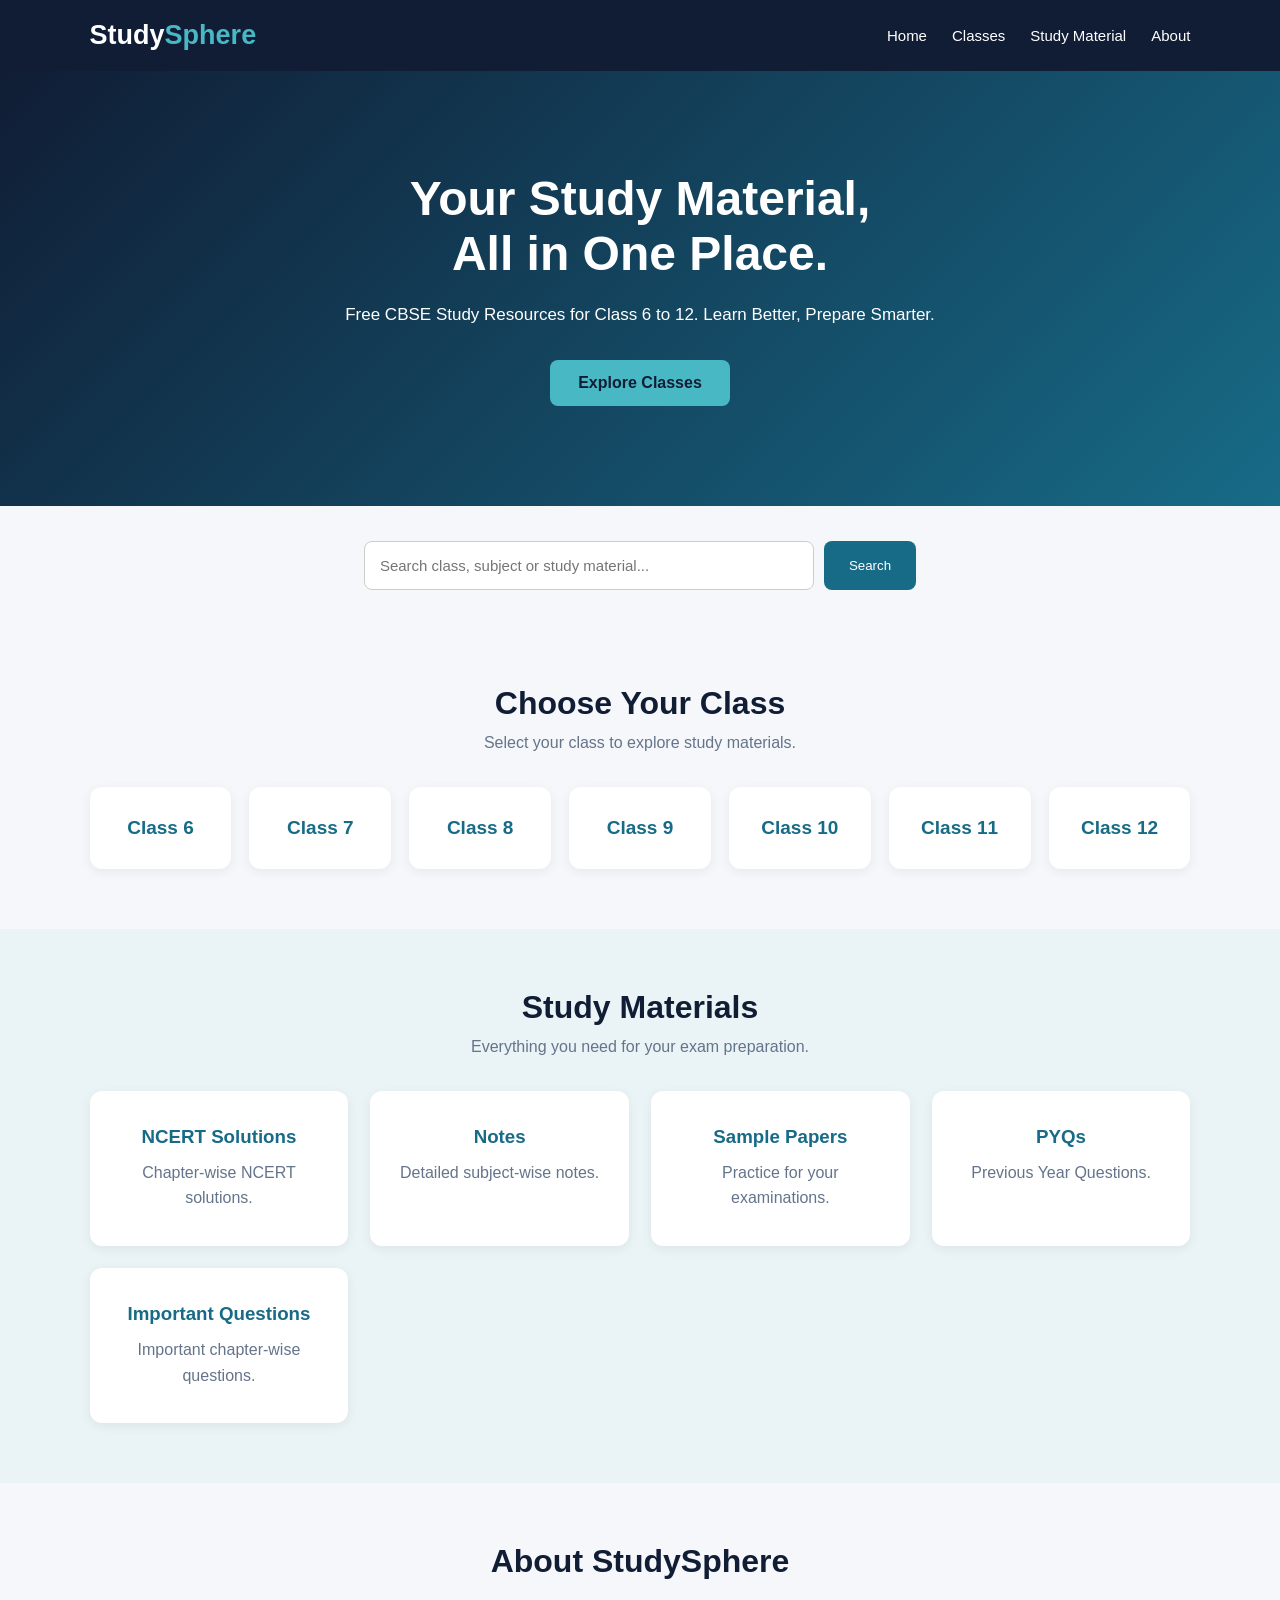
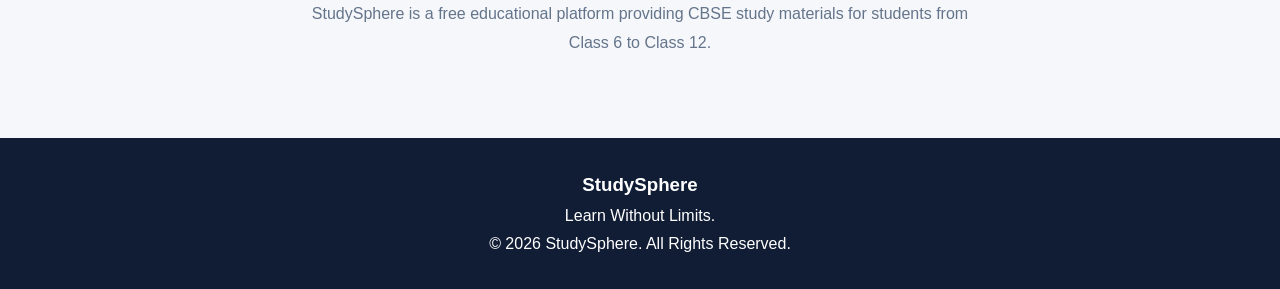
<file: index.html>
<!DOCTYPE html>
<html lang="en">
<head>
    <meta charset="UTF-8">
    <meta name="viewport" content="width=device-width, initial-scale=1.0">
    <title>StudySphere | Learn Without Limits</title>
    <link rel="stylesheet" href="style.css">
</head>

<body>

    <!-- Navbar -->
    <header class="navbar">
        <div class="logo">Study<span>Sphere</span></div>

        <nav>
            <a href="#home">Home</a>
            <a href="#classes">Classes</a>
            <a href="#materials">Study Material</a>
            <a href="#about">About</a>
        </nav>
    </header>

    <!-- Hero Section -->
    <section class="hero" id="home">
        <h1>Your Study Material,<br>All in One Place.</h1>

        <p>
            Free CBSE Study Resources for Class 6 to 12.
            Learn Better, Prepare Smarter.
        </p>

        <a href="#classes" class="main-btn">
            Explore Classes
        </a>
    </section>

    <!-- Search Section -->
    <section class="search-section">
        <input
            type="text"
            id="searchInput"
            placeholder="Search class, subject or study material..."
        >
        <button onclick="searchMaterial()">Search</button>
    </section>

    <!-- Classes Section -->
    <section class="section" id="classes">
        <h2>Choose Your Class</h2>
        <p>Select your class to explore study materials.</p>

        <div class="class-container">
            <a href="#" class="class-card">Class 6</a>
            <a href="#" class="class-card">Class 7</a>
            <a href="#" class="class-card">Class 8</a>
            <a href="#" class="class-card">Class 9</a>
            <a href="classes/class10.html" class="class-card">Class 10</a>
            <a href="#" class="class-card">Class 11</a>
            <a href="#" class="class-card">Class 12</a>
        </div>
    </section>

    <!-- Study Material -->
    <section class="section materials" id="materials">
        <h2>Study Materials</h2>
        <p>Everything you need for your exam preparation.</p>

        <div class="material-container">

            <div class="material-card">
                <h3>NCERT Solutions</h3>
                <p>Chapter-wise NCERT solutions.</p>
            </div>

            <div class="material-card">
                <h3>Notes</h3>
                <p>Detailed subject-wise notes.</p>
            </div>

            <div class="material-card">
                <h3>Sample Papers</h3>
                <p>Practice for your examinations.</p>
            </div>

            <div class="material-card">
                <h3>PYQs</h3>
                <p>Previous Year Questions.</p>
            </div>

            <div class="material-card">
                <h3>Important Questions</h3>
                <p>Important chapter-wise questions.</p>
            </div>

        </div>
    </section>

    <!-- About Section -->
    <section class="section about" id="about">
        <h2>About StudySphere</h2>
        <p>
            StudySphere is a free educational platform
            providing CBSE study materials for students
            from Class 6 to Class 12.
        </p>
    </section>

    <!-- Footer -->
    <footer>
        <h3>StudySphere</h3>
        <p>Learn Without Limits.</p>
        <p>© 2026 StudySphere. All Rights Reserved.</p>
    </footer>

    <script src="script.js"></script>

</body>
</html>
</file>
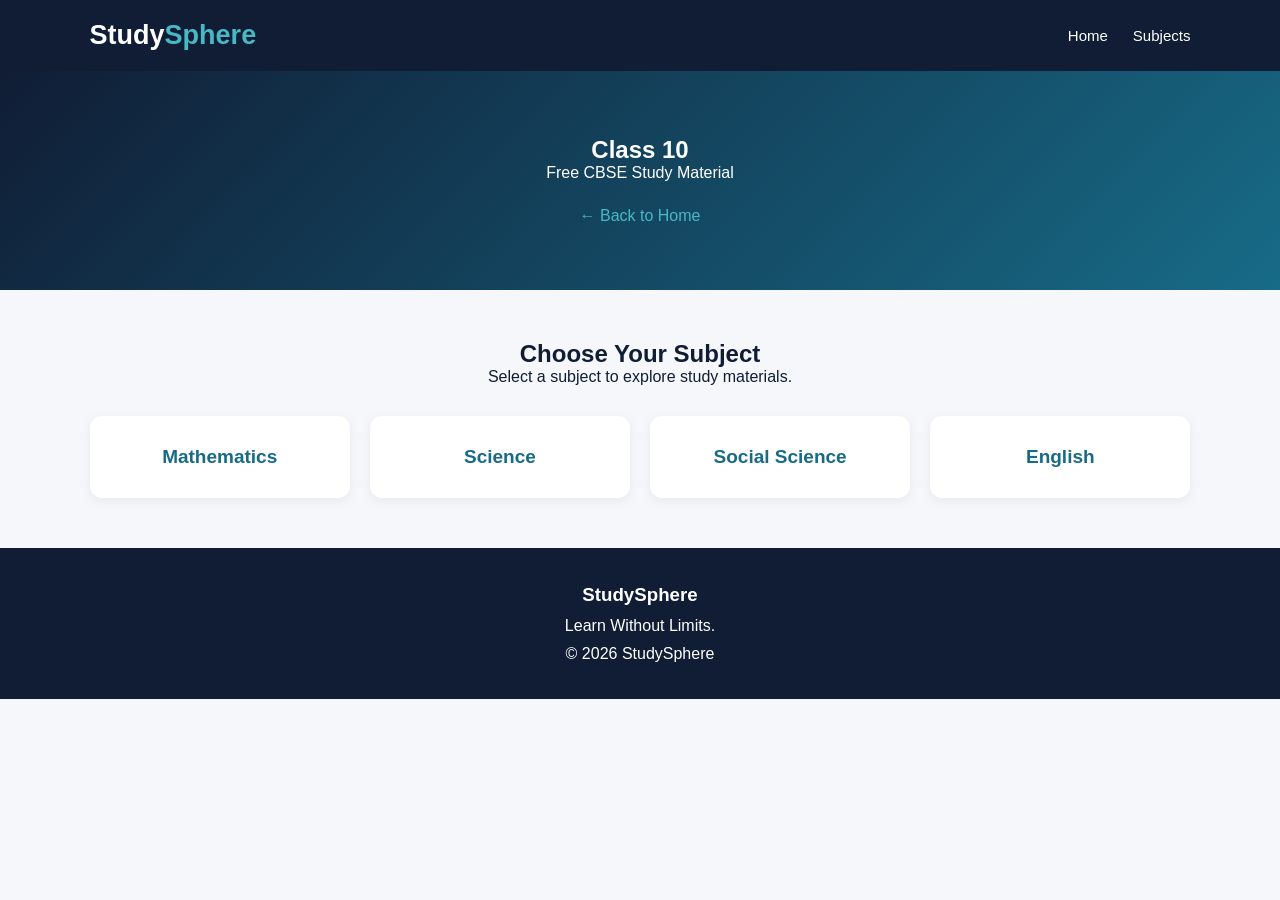
<file: classes/class10.html>
<!DOCTYPE html>
<html lang="en">
<head>
    <meta charset="UTF-8">
    <meta name="viewport" content="width=device-width, initial-scale=1.0">
    <title>Class 10 | StudySphere</title>
    <link rel="stylesheet" href="../style.css">

    <style>
        .class-hero {
            background: linear-gradient(135deg, #101D35, #176B87);
            color: white;
            text-align: center;
            padding: 65px 20px;
        }

        .subjects {
            padding: 50px 7%;
            text-align: center;
        }

        .subject-grid {
            display: grid;
            grid-template-columns: repeat(auto-fit, minmax(200px, 1fr));
            gap: 20px;
            margin-top: 30px;
        }

        .subject-card {
            background: white;
            padding: 30px;
            border-radius: 12px;
            box-shadow: 0 3px 12px #00000010;
            text-decoration: none;
            color: #176B87;
            font-size: 19px;
            font-weight: bold;
        }

        .subject-card:hover {
            background: #176B87;
            color: white;
        }

        .back-link {
            display: inline-block;
            margin-top: 25px;
            color: #48B8C5;
            text-decoration: none;
        }
    </style>
</head>

<body>

    <header class="navbar">
        <div class="logo">Study<span>Sphere</span></div>
        <nav>
            <a href="../index.html">Home</a>
            <a href="#subjects">Subjects</a>
        </nav>
    </header>

    <section class="class-hero">
        <h1>Class 10</h1>
        <p>Free CBSE Study Material</p>
        <a href="../index.html" class="back-link">
            ← Back to Home
        </a>
    </section>

    <section class="subjects" id="subjects">
        <h2>Choose Your Subject</h2>
        <p>Select a subject to explore study materials.</p>

        <div class="subject-grid">

            <a href="maths10.html" class="subject-card">
                Mathematics
            </a>

            <a href="science10.html" class="subject-card">
                Science
            </a>
               
            <a href="sst10.html" class="subject-card">
                Social Science
            </a>

            <a href="#" class="subject-card">
                English
            </a>

        </div>
    </section>

    <footer>
        <h3>StudySphere</h3>
        <p>Learn Without Limits.</p>
        <p>© 2026 StudySphere</p>
    </footer>

</body>
</html>
</file>
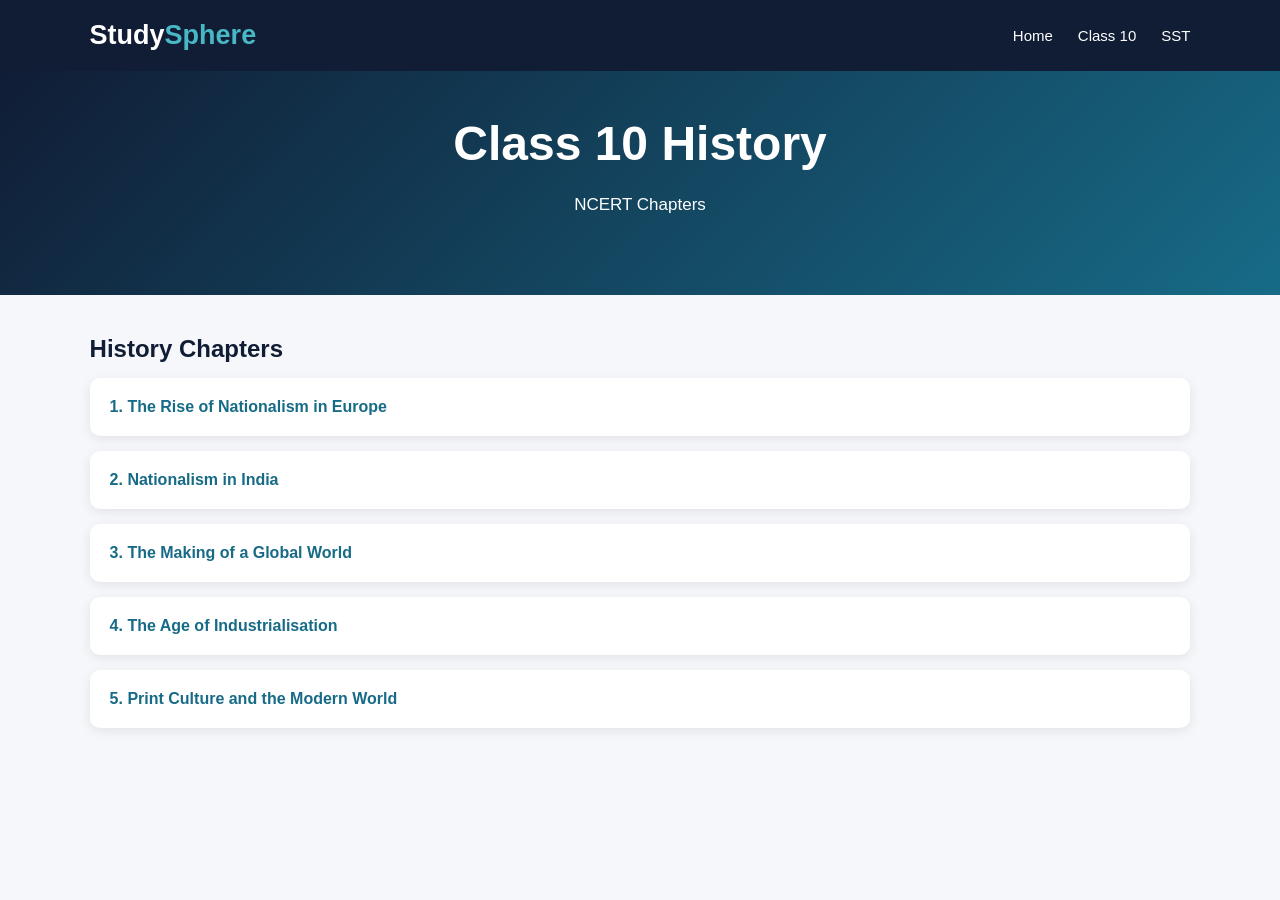
<file: classes/history10.html>
<!DOCTYPE html>
<html lang="en">
<head>
<meta charset="UTF-8">
<meta name="viewport" content="width=device-width, initial-scale=1.0">
<title>History | StudySphere</title>
<link rel="stylesheet" href="../style.css">
<style>
.hero {
    background: linear-gradient(135deg,#101D35,#176B87);
    color: white;
    text-align: center;
    padding: 45px 20px;
}
.chapters {
    padding: 40px 7%;
}
.chapter {
    background: white;
    padding: 20px;
    margin: 15px 0;
    border-radius: 10px;
    box-shadow: 0 3px 12px #00000015;
    color: #176B87;
    font-weight: bold;
}
</style>
</head>
<body>

<header class="navbar">
<div class="logo">Study<span>Sphere</span></div>
<nav>
<a href="../index.html">Home</a>
<a href="class10.html">Class 10</a>
<a href="sst10.html">SST</a>
</nav>
</header>

<section class="hero">
<h1>Class 10 History</h1>
<p>NCERT Chapters</p>
</section>

<section class="chapters">
<h2>History Chapters</h2>

<div class="chapter">1. The Rise of Nationalism in Europe</div>
<div class="chapter">2. Nationalism in India</div>
<div class="chapter">3. The Making of a Global World</div>
<div class="chapter">4. The Age of Industrialisation</div>
<div class="chapter">5. Print Culture and the Modern World</div>

</section>

</body>
</html>
</file>
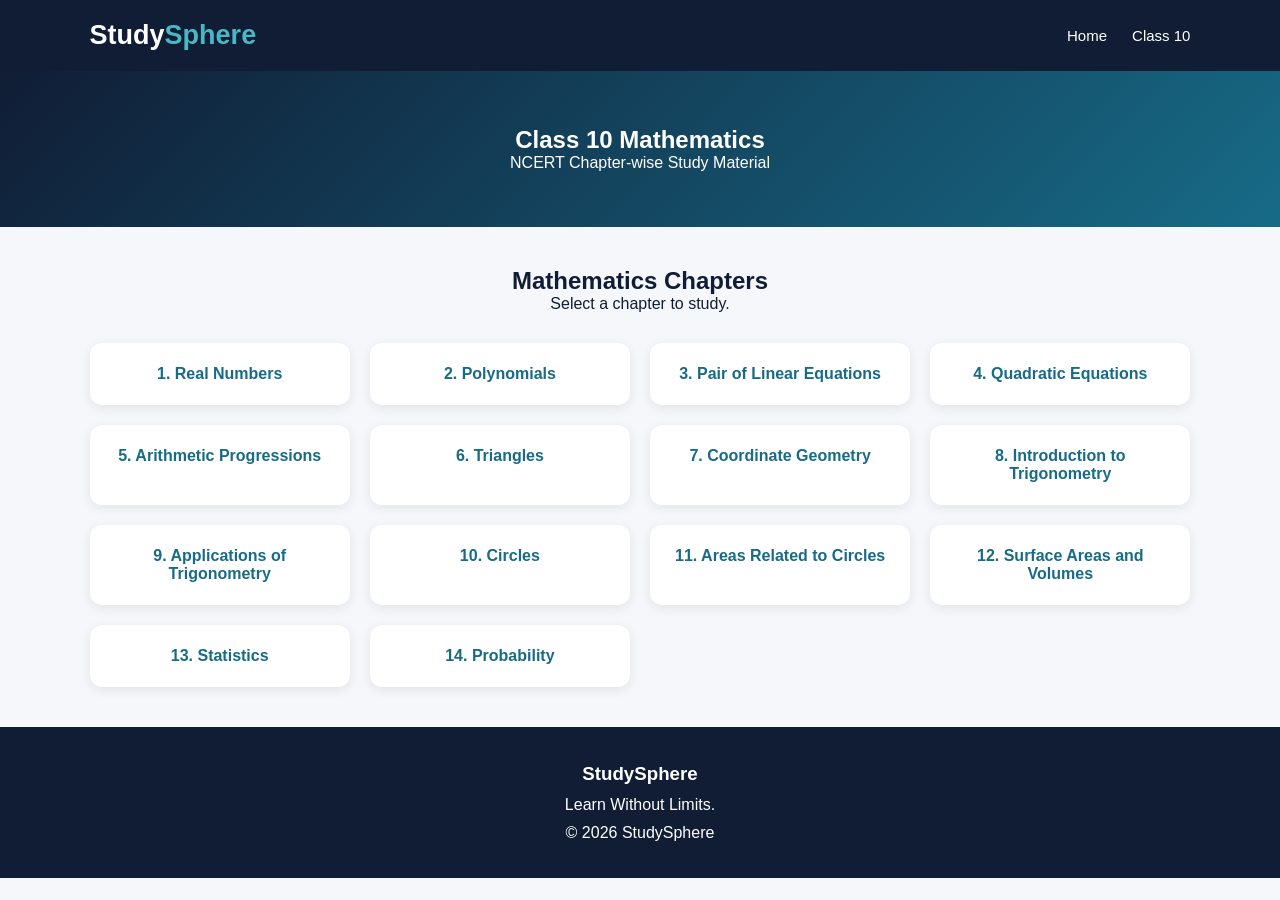
<file: classes/maths10.html>
<!DOCTYPE html>
<html lang="en">
<head>
    <meta charset="UTF-8">
    <meta name="viewport" content="width=device-width, initial-scale=1.0">
    <title>Class 10 Mathematics | StudySphere</title>
    <link rel="stylesheet" href="../style.css">
    <style>
        .math-hero {
            background: linear-gradient(135deg, #101D35, #176B87);
            color: white;
            text-align: center;
            padding: 55px 20px;
        }

        .chapters {
            padding: 40px 7%;
            text-align: center;
        }

        .chapter-grid {
            display: grid;
            grid-template-columns: repeat(auto-fit, minmax(220px, 1fr));
            gap: 20px;
            margin-top: 30px;
        }

        .chapter-card {
            background: white;
            padding: 22px;
            border-radius: 12px;
            box-shadow: 0 3px 12px #00000015;
            text-decoration: none;
            color: #176B87;
            font-weight: bold;
        }

        .chapter-card:hover {
            background: #176B87;
            color: white;
        }
    </style>
</head>
<body>

<header class="navbar">
    <div class="logo">Study<span>Sphere</span></div>
    <nav>
        <a href="../index.html">Home</a>
        <a href="class10.html">Class 10</a>
    </nav>
</header>

<section class="math-hero">
    <h1>Class 10 Mathematics</h1>
    <p>NCERT Chapter-wise Study Material</p>
</section>

<section class="chapters">
    <h2>Mathematics Chapters</h2>
    <p>Select a chapter to study.</p>

    <div class="chapter-grid">
        <a href="#" class="chapter-card">1. Real Numbers</a>
        <a href="#" class="chapter-card">2. Polynomials</a>
        <a href="#" class="chapter-card">3. Pair of Linear Equations</a>
        <a href="#" class="chapter-card">4. Quadratic Equations</a>
        <a href="#" class="chapter-card">5. Arithmetic Progressions</a>
        <a href="#" class="chapter-card">6. Triangles</a>
        <a href="#" class="chapter-card">7. Coordinate Geometry</a>
        <a href="#" class="chapter-card">8. Introduction to Trigonometry</a>
        <a href="#" class="chapter-card">9. Applications of Trigonometry</a>
        <a href="#" class="chapter-card">10. Circles</a>
        <a href="#" class="chapter-card">11. Areas Related to Circles</a>
        <a href="#" class="chapter-card">12. Surface Areas and Volumes</a>
        <a href="#" class="chapter-card">13. Statistics</a>
        <a href="#" class="chapter-card">14. Probability</a>
    </div>
</section>

<footer>
    <h3>StudySphere</h3>
    <p>Learn Without Limits.</p>
    <p>© 2026 StudySphere</p>
</footer>

</body>
</html>
</file>
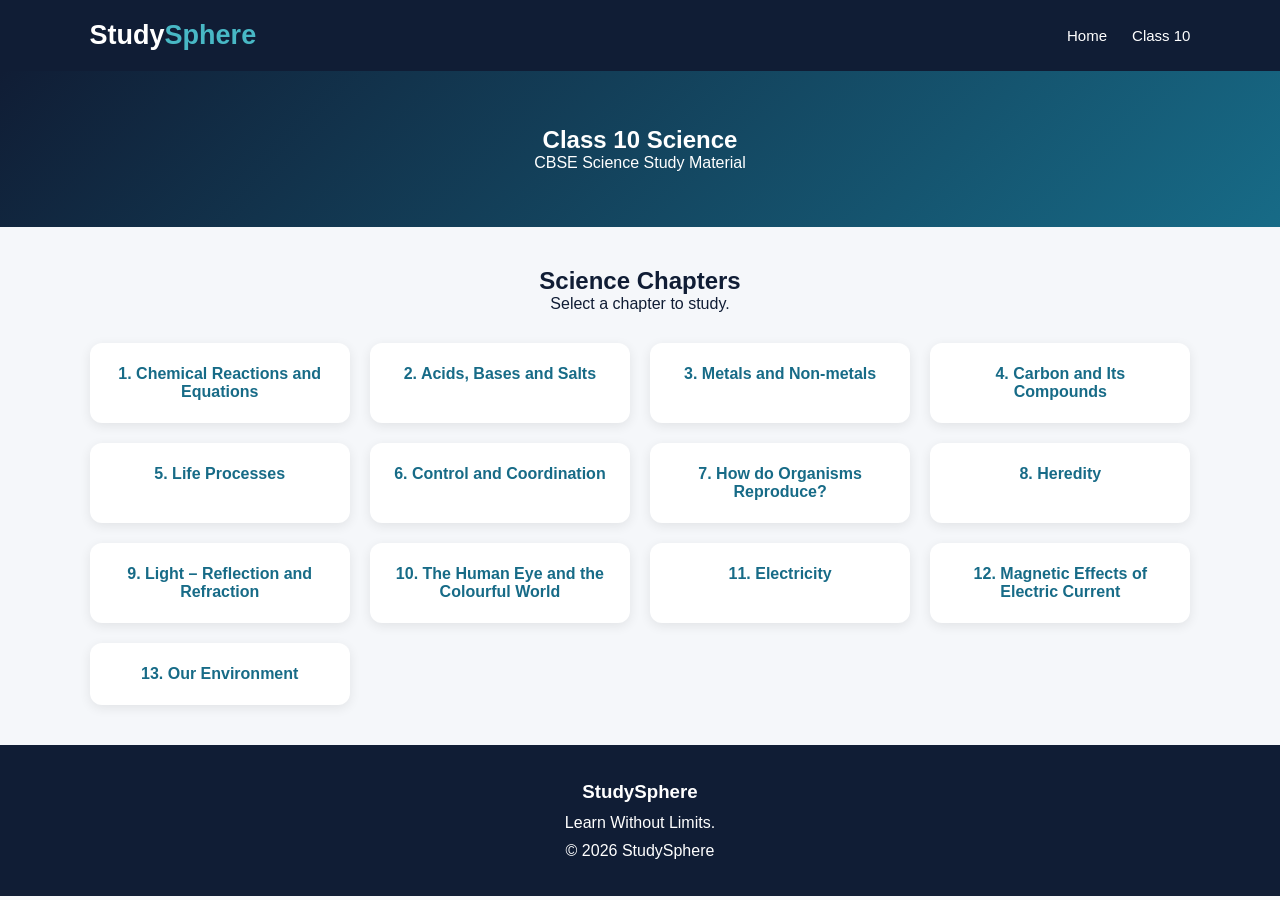
<file: classes/science10.html>
<!DOCTYPE html>
<html lang="en">
<head>
    <meta charset="UTF-8">
    <meta name="viewport" content="width=device-width, initial-scale=1.0">
    <title>Class 10 Science | StudySphere</title>
    <link rel="stylesheet" href="../style.css">

    <style>
        .science-hero {
            background: linear-gradient(135deg, #101D35, #176B87);
            color: white;
            text-align: center;
            padding: 55px 20px;
        }

        .chapters {
            padding: 40px 7%;
            text-align: center;
        }

        .chapter-grid {
            display: grid;
            grid-template-columns: repeat(auto-fit, minmax(220px, 1fr));
            gap: 20px;
            margin-top: 30px;
        }

        .chapter-card {
            background: white;
            padding: 22px;
            border-radius: 12px;
            box-shadow: 0 3px 12px #00000015;
            text-decoration: none;
            color: #176B87;
            font-weight: bold;
        }

        .chapter-card:hover {
            background: #176B87;
            color: white;
        }
    </style>
</head>

<body>

<header class="navbar">
    <div class="logo">Study<span>Sphere</span></div>
    <nav>
        <a href="../index.html">Home</a>
        <a href="class10.html">Class 10</a>
    </nav>
</header>

<section class="science-hero">
    <h1>Class 10 Science</h1>
    <p>CBSE Science Study Material</p>
</section>

<section class="chapters">
    <h2>Science Chapters</h2>
    <p>Select a chapter to study.</p>

    <div class="chapter-grid">
        <a href="#" class="chapter-card">1. Chemical Reactions and Equations</a>
        <a href="#" class="chapter-card">2. Acids, Bases and Salts</a>
        <a href="#" class="chapter-card">3. Metals and Non-metals</a>
        <a href="#" class="chapter-card">4. Carbon and Its Compounds</a>
        <a href="#" class="chapter-card">5. Life Processes</a>
        <a href="#" class="chapter-card">6. Control and Coordination</a>
        <a href="#" class="chapter-card">7. How do Organisms Reproduce?</a>
        <a href="#" class="chapter-card">8. Heredity</a>
        <a href="#" class="chapter-card">9. Light – Reflection and Refraction</a>
        <a href="#" class="chapter-card">10. The Human Eye and the Colourful World</a>
        <a href="#" class="chapter-card">11. Electricity</a>
        <a href="#" class="chapter-card">12. Magnetic Effects of Electric Current</a>
        <a href="#" class="chapter-card">13. Our Environment</a>
    </div>
</section>

<footer>
    <h3>StudySphere</h3>
    <p>Learn Without Limits.</p>
    <p>© 2026 StudySphere</p>
</footer>

</body>
</html>
</file>
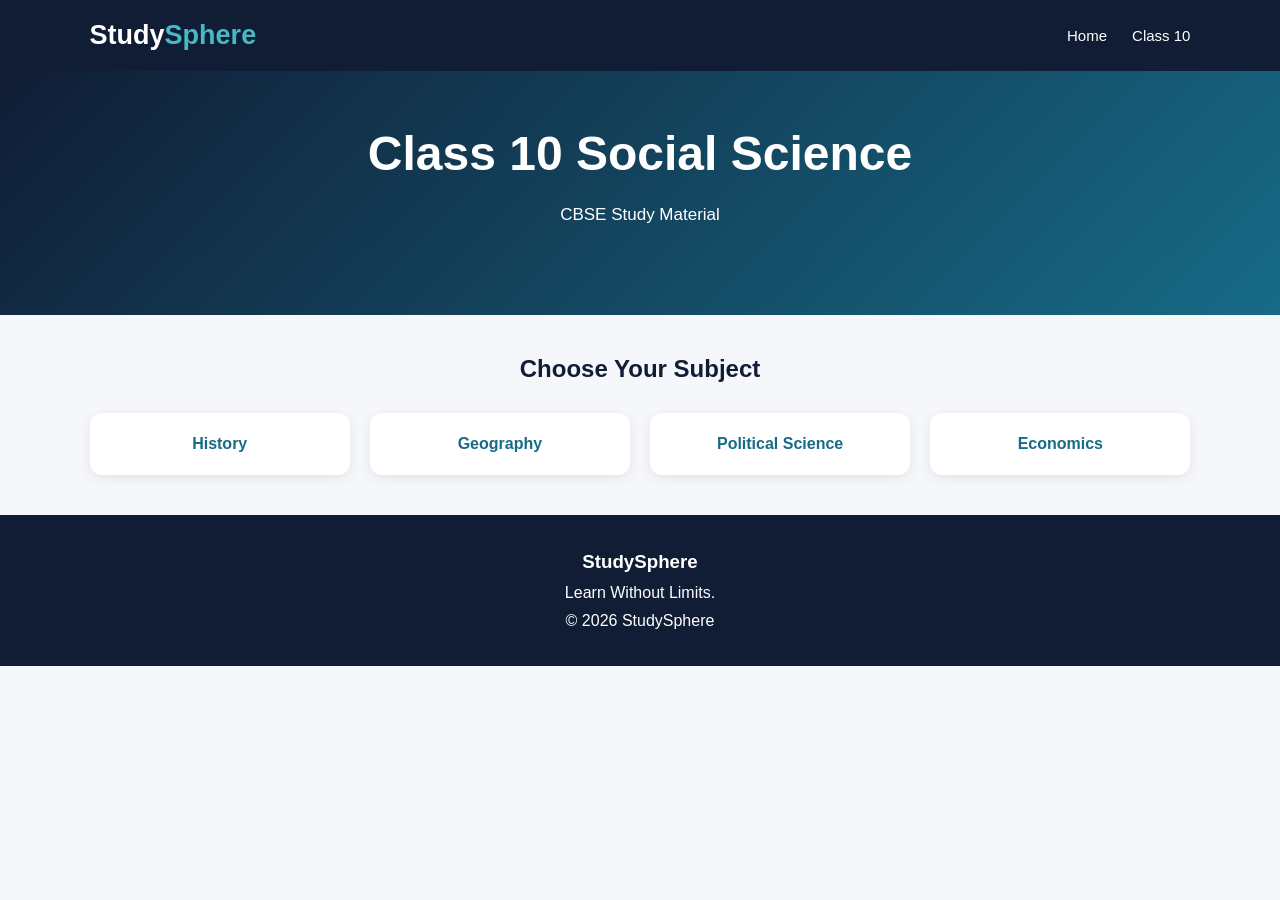
<file: classes/sst10.html>
<!DOCTYPE html>
<html lang="en">
<head>
<meta charset="UTF-8">
<meta name="viewport" content="width=device-width, initial-scale=1.0">
<title>Class 10 SST | StudySphere</title>
<link rel="stylesheet" href="../style.css">
<style>
.hero {background:linear-gradient(135deg,#101D35,#176B87);color:white;text-align:center;padding:55px 20px}
.chapters {padding:40px 7%;text-align:center}
.grid {display:grid;grid-template-columns:repeat(auto-fit,minmax(220px,1fr));gap:20px;margin-top:30px}
.card {background:white;padding:22px;border-radius:12px;box-shadow:0 3px 12px #00000015;text-decoration:none;color:#176B87;font-weight:bold}
.card:hover {background:#176B87;color:white}
</style>
</head>
<body>
<header class="navbar">
<div class="logo">Study<span>Sphere</span></div>
<nav><a href="../index.html">Home</a><a href="class10.html">Class 10</a></nav>
</header>
<section class="hero">
<h1>Class 10 Social Science</h1>
<p>CBSE Study Material</p>
</section>
<section class="chapters">
<h2>Choose Your Subject</h2>
<div class="grid">
<a href="history10.html" class="card">History</a>
<a href="#" class="card">Geography</a>
<a href="#" class="card">Political Science</a>
<a href="#" class="card">Economics</a>
</div>
</section>
<footer>
<h3>StudySphere</h3>
<p>Learn Without Limits.</p>
<p>© 2026 StudySphere</p>
</footer>
</body>
</html>
</file>
<file: style.css>
* {
    margin: 0;
    padding: 0;
    box-sizing: border-box;
    font-family: Arial, sans-serif;
}

html {
    scroll-behavior: smooth;
}

body {
    background: #F5F7FA;
    color: #101D35;
}

/* Navbar */
.navbar {
    background: #101D35;
    color: white;
    padding: 20px 7%;
    display: flex;
    justify-content: space-between;
    align-items: center;
}

.logo {
    font-size: 27px;
    font-weight: bold;
}

.logo span {
    color: #48B8C5;
}

nav {
    display: flex;
    gap: 25px;
}

nav a {
    color: white;
    text-decoration: none;
    font-size: 15px;
}

nav a:hover {
    color: #48B8C5;
}

/* Hero */
.hero {
    background: linear-gradient(135deg, #101D35, #176B87);
    color: white;
    text-align: center;
    padding: 100px 20px;
}

.hero h1 {
    font-size: 48px;
    margin-bottom: 20px;
}

.hero p {
    font-size: 17px;
    line-height: 1.7;
    margin-bottom: 30px;
}

.main-btn {
    display: inline-block;
    background: #48B8C5;
    color: #101D35;
    padding: 14px 28px;
    border-radius: 8px;
    text-decoration: none;
    font-weight: bold;
}

.main-btn:hover {
    background: #F5B942;
}

/* Search */
.search-section {
    display: flex;
    justify-content: center;
    gap: 10px;
    padding: 35px 20px;
}

.search-section input {
    width: 450px;
    padding: 15px;
    border: 1px solid #ccc;
    border-radius: 8px;
    font-size: 15px;
}

.search-section button {
    padding: 15px 25px;
    border: none;
    background: #176B87;
    color: white;
    border-radius: 8px;
    cursor: pointer;
}

/* Sections */
.section {
    padding: 60px 7%;
    text-align: center;
}

.section h2 {
    font-size: 32px;
    margin-bottom: 12px;
}

.section > p {
    color: #64748B;
    margin-bottom: 35px;
}

/* Classes */
.class-container {
    display: grid;
    grid-template-columns: repeat(auto-fit, minmax(130px, 1fr));
    gap: 18px;
}

.class-card {
    background: white;
    padding: 30px 10px;
    border-radius: 12px;
    text-decoration: none;
    color: #176B87;
    font-size: 19px;
    font-weight: bold;
    box-shadow: 0 3px 12px #00000010;
    transition: 0.3s;
}

.class-card:hover {
    background: #176B87;
    color: white;
    transform: translateY(-5px);
}

/* Study Materials */
.materials {
    background: #EAF3F5;
}

.material-container {
    display: grid;
    grid-template-columns: repeat(auto-fit, minmax(220px, 1fr));
    gap: 22px;
}

.material-card {
    background: white;
    padding: 35px 20px;
    border-radius: 12px;
    box-shadow: 0 3px 12px #00000010;
    transition: 0.3s;
}

.material-card:hover {
    transform: translateY(-5px);
    box-shadow: 0 8px 20px #00000015;
}

.material-card h3 {
    color: #176B87;
    margin-bottom: 12px;
}

.material-card p {
    color: #64748B;
    line-height: 1.6;
}

/* About */
.about p {
    max-width: 700px;
    margin: 20px auto;
    line-height: 1.8;
    color: #64748B;
}

/* Footer */
footer {
    background: #101D35;
    color: white;
    text-align: center;
    padding: 30px 15px;
    line-height: 1.8;
}

/* Mobile Responsive */
@media (max-width: 700px) {
    .navbar {
        flex-direction: column;
        gap: 18px;
    }

    nav {
        flex-wrap: wrap;
        justify-content: center;
        gap: 15px;
    }

    .hero {
        padding: 70px 20px;
    }

    .hero h1 {
        font-size: 34px;
    }

    .search-section {
        flex-direction: column;
    }

    .search-section input {
        width: 100%;
    }
}
</file>
